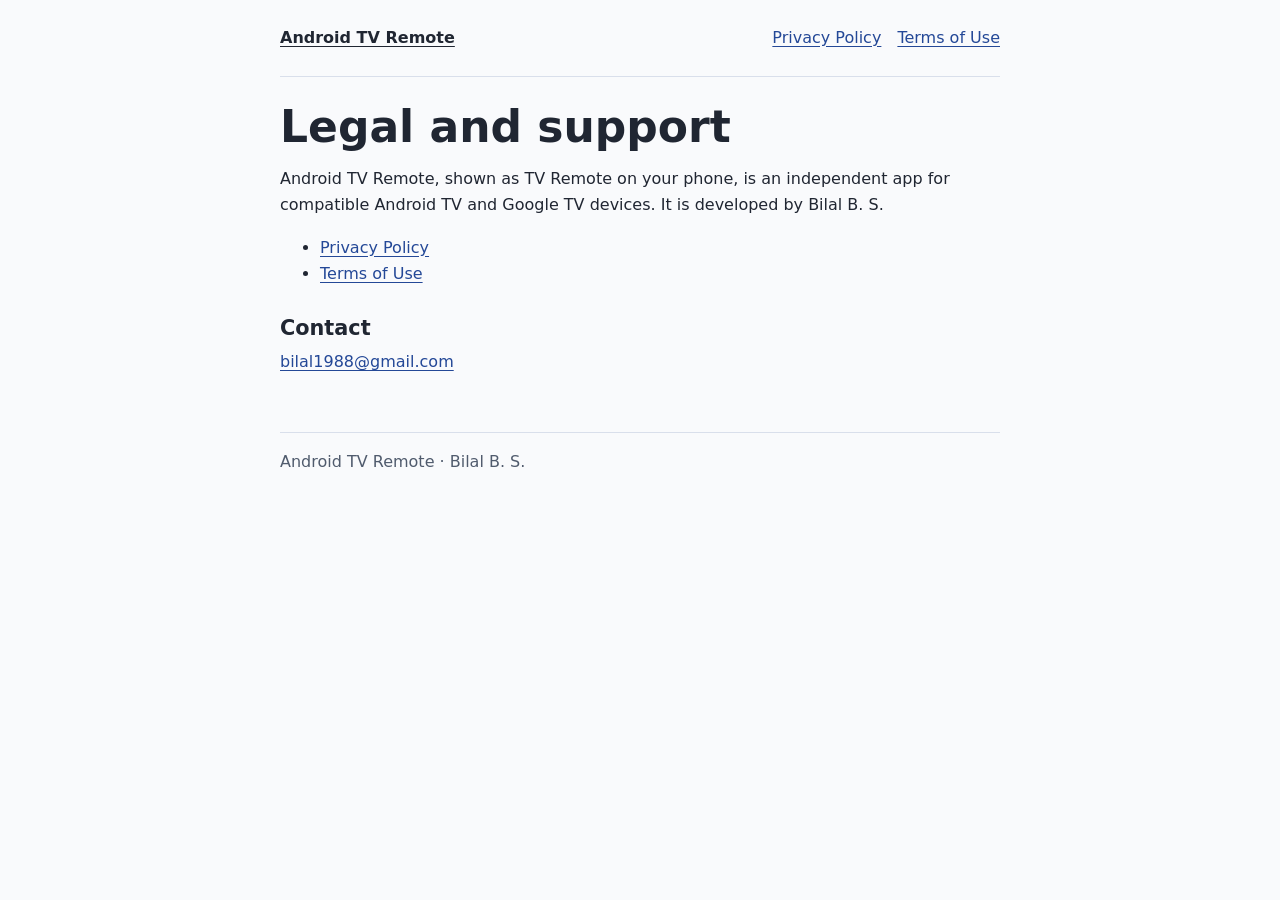
<file: index.html>
<!doctype html>
<html lang="en">
<head>
  <meta charset="utf-8">
  <meta name="viewport" content="width=device-width, initial-scale=1">
  <title>Android TV Remote | Legal and support</title>
  <link rel="stylesheet" href="style.css">
</head>
<body>
  <header>
    <a class="brand" href="./">Android TV Remote</a>
    <nav aria-label="Legal pages"><a href="privacy.html">Privacy Policy</a><a href="terms.html">Terms of Use</a></nav>
  </header>
  <main>
    <h1>Legal and support</h1>
    <p>Android TV Remote, shown as TV Remote on your phone, is an independent app for compatible Android TV and Google TV devices. It is developed by Bilal B. S.</p>
    <ul>
      <li><a href="privacy.html">Privacy Policy</a></li>
      <li><a href="terms.html">Terms of Use</a></li>
    </ul>
    <h2>Contact</h2>
    <p><a href="mailto:bilal1988@gmail.com">bilal1988@gmail.com</a></p>
  </main>
  <footer>Android TV Remote · Bilal B. S.</footer>
</body>
</html>
</file>
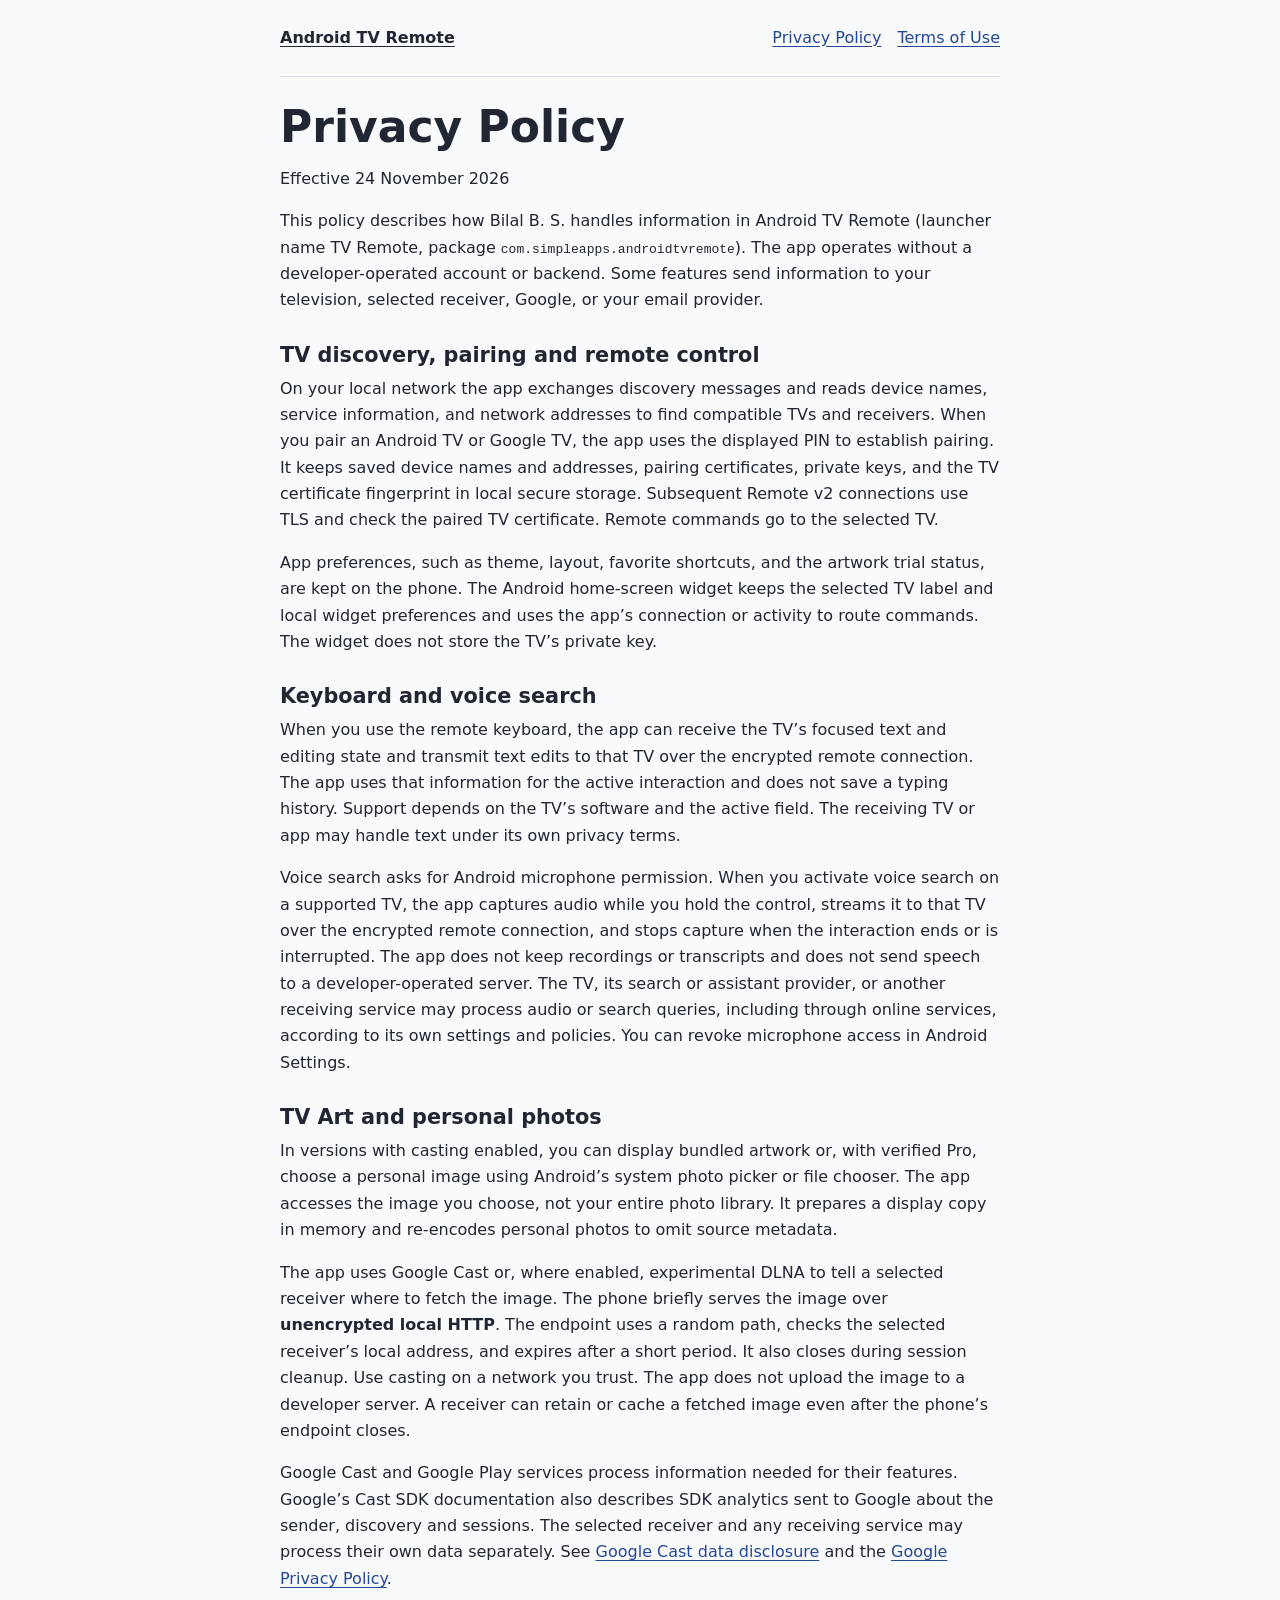
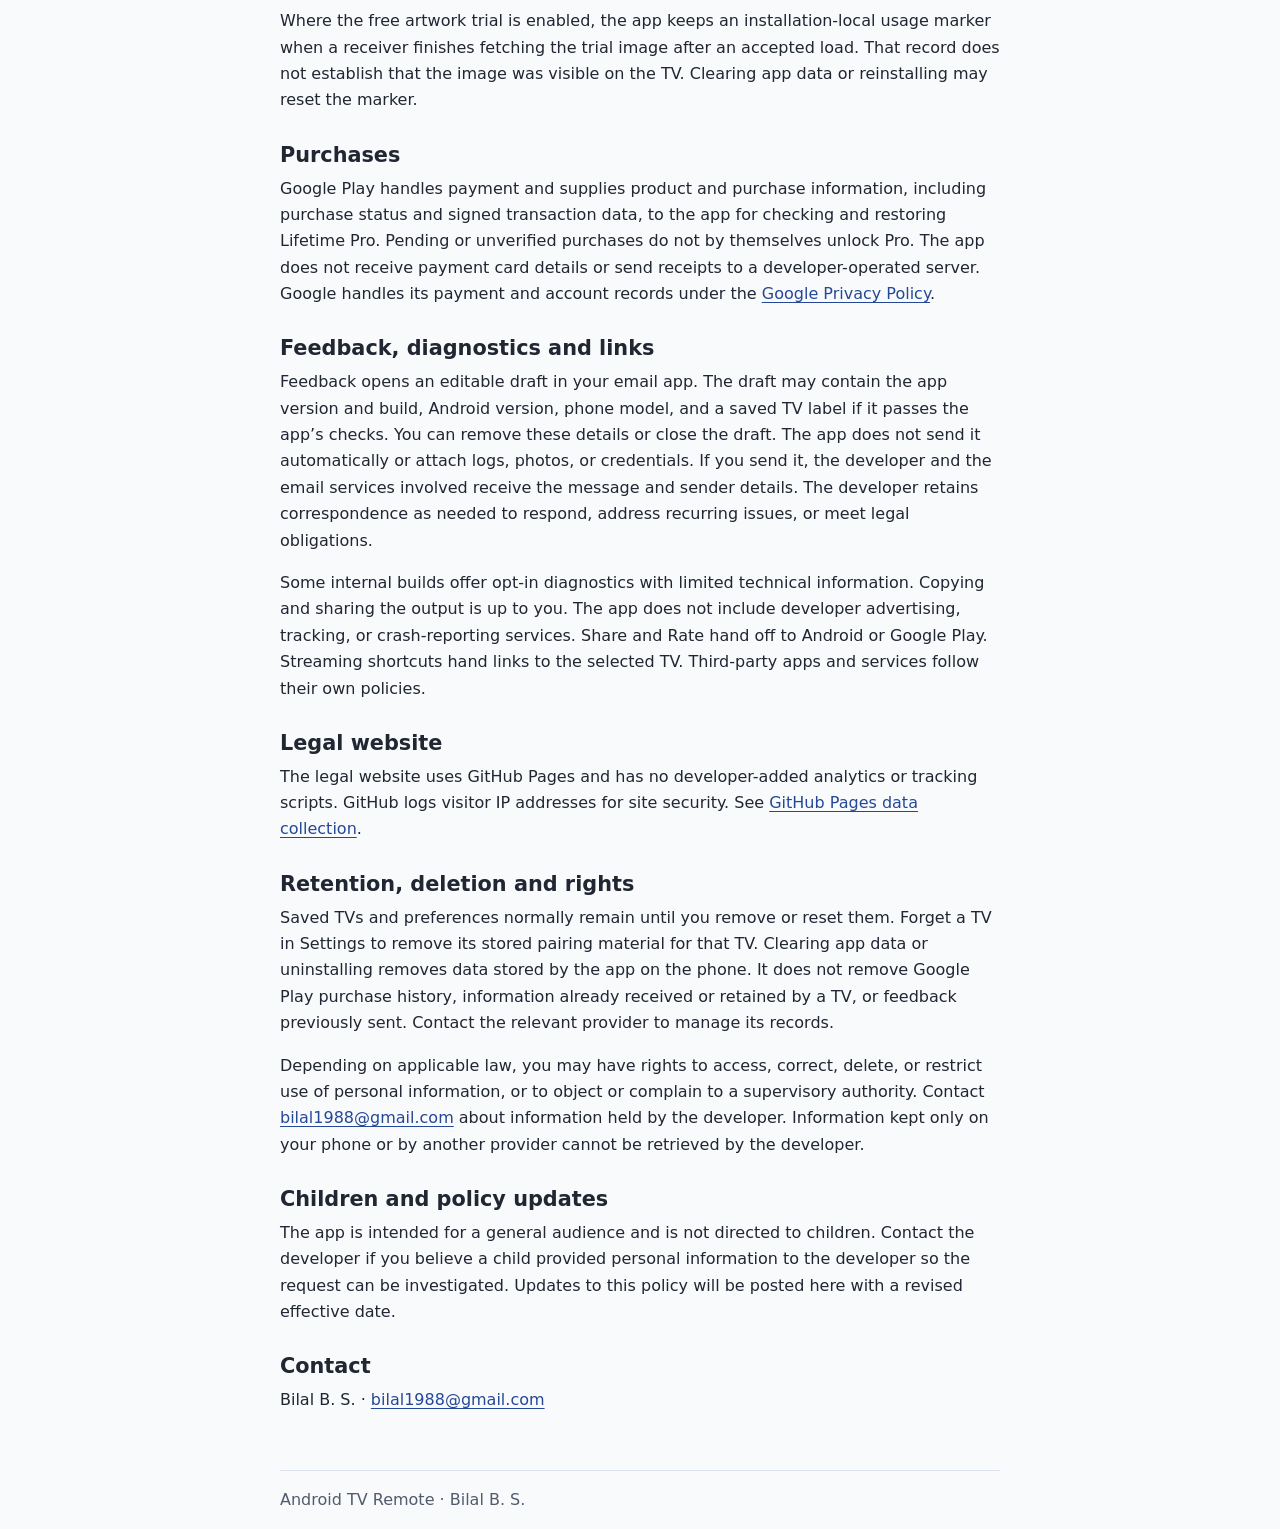
<file: privacy.html>
<!doctype html>
<html lang="en">
<head>
  <meta charset="utf-8">
  <meta name="viewport" content="width=device-width, initial-scale=1">
  <title>Privacy Policy | Android TV Remote</title>
  <link rel="stylesheet" href="style.css">
</head>
<body>
  <header>
    <a class="brand" href="./">Android TV Remote</a>
    <nav aria-label="Legal pages"><a href="privacy.html" aria-current="page">Privacy Policy</a><a href="terms.html">Terms of Use</a></nav>
  </header>
  <main>
    <h1>Privacy Policy</h1>
    <p>Effective 24 November 2026</p>
    <p>This policy describes how Bilal B. S. handles information in Android TV Remote (launcher name TV Remote, package <code>com.simpleapps.androidtvremote</code>). The app operates without a developer-operated account or backend. Some features send information to your television, selected receiver, Google, or your email provider.</p>

    <h2>TV discovery, pairing and remote control</h2>
    <p>On your local network the app exchanges discovery messages and reads device names, service information, and network addresses to find compatible TVs and receivers. When you pair an Android TV or Google TV, the app uses the displayed PIN to establish pairing. It keeps saved device names and addresses, pairing certificates, private keys, and the TV certificate fingerprint in local secure storage. Subsequent Remote v2 connections use TLS and check the paired TV certificate. Remote commands go to the selected TV.</p>
    <p>App preferences, such as theme, layout, favorite shortcuts, and the artwork trial status, are kept on the phone. The Android home-screen widget keeps the selected TV label and local widget preferences and uses the app’s connection or activity to route commands. The widget does not store the TV’s private key.</p>

    <h2>Keyboard and voice search</h2>
    <p>When you use the remote keyboard, the app can receive the TV’s focused text and editing state and transmit text edits to that TV over the encrypted remote connection. The app uses that information for the active interaction and does not save a typing history. Support depends on the TV’s software and the active field. The receiving TV or app may handle text under its own privacy terms.</p>
    <p>Voice search asks for Android microphone permission. When you activate voice search on a supported TV, the app captures audio while you hold the control, streams it to that TV over the encrypted remote connection, and stops capture when the interaction ends or is interrupted. The app does not keep recordings or transcripts and does not send speech to a developer-operated server. The TV, its search or assistant provider, or another receiving service may process audio or search queries, including through online services, according to its own settings and policies. You can revoke microphone access in Android Settings.</p>

    <h2>TV Art and personal photos</h2>
    <p>In versions with casting enabled, you can display bundled artwork or, with verified Pro, choose a personal image using Android’s system photo picker or file chooser. The app accesses the image you choose, not your entire photo library. It prepares a display copy in memory and re-encodes personal photos to omit source metadata.</p>
    <p>The app uses Google Cast or, where enabled, experimental DLNA to tell a selected receiver where to fetch the image. The phone briefly serves the image over <strong>unencrypted local HTTP</strong>. The endpoint uses a random path, checks the selected receiver’s local address, and expires after a short period. It also closes during session cleanup. Use casting on a network you trust. The app does not upload the image to a developer server. A receiver can retain or cache a fetched image even after the phone’s endpoint closes.</p>
    <p>Google Cast and Google Play services process information needed for their features. Google’s Cast SDK documentation also describes SDK analytics sent to Google about the sender, discovery and sessions. The selected receiver and any receiving service may process their own data separately. See <a href="https://developers.google.com/cast/docs/android_sender/data_disclosure">Google Cast data disclosure</a> and the <a href="https://policies.google.com/privacy">Google Privacy Policy</a>.</p>
    <p>Where the free artwork trial is enabled, the app keeps an installation-local usage marker when a receiver finishes fetching the trial image after an accepted load. That record does not establish that the image was visible on the TV. Clearing app data or reinstalling may reset the marker.</p>

    <h2>Purchases</h2>
    <p>Google Play handles payment and supplies product and purchase information, including purchase status and signed transaction data, to the app for checking and restoring Lifetime Pro. Pending or unverified purchases do not by themselves unlock Pro. The app does not receive payment card details or send receipts to a developer-operated server. Google handles its payment and account records under the <a href="https://policies.google.com/privacy">Google Privacy Policy</a>.</p>

    <h2>Feedback, diagnostics and links</h2>
    <p>Feedback opens an editable draft in your email app. The draft may contain the app version and build, Android version, phone model, and a saved TV label if it passes the app’s checks. You can remove these details or close the draft. The app does not send it automatically or attach logs, photos, or credentials. If you send it, the developer and the email services involved receive the message and sender details. The developer retains correspondence as needed to respond, address recurring issues, or meet legal obligations.</p>
    <p>Some internal builds offer opt-in diagnostics with limited technical information. Copying and sharing the output is up to you. The app does not include developer advertising, tracking, or crash-reporting services. Share and Rate hand off to Android or Google Play. Streaming shortcuts hand links to the selected TV. Third-party apps and services follow their own policies.</p>

    <h2>Legal website</h2>
    <p>The legal website uses GitHub Pages and has no developer-added analytics or tracking scripts. GitHub logs visitor IP addresses for site security. See <a href="https://docs.github.com/en/pages/getting-started-with-github-pages/what-is-github-pages#data-collection">GitHub Pages data collection</a>.</p>

    <h2>Retention, deletion and rights</h2>
    <p>Saved TVs and preferences normally remain until you remove or reset them. Forget a TV in Settings to remove its stored pairing material for that TV. Clearing app data or uninstalling removes data stored by the app on the phone. It does not remove Google Play purchase history, information already received or retained by a TV, or feedback previously sent. Contact the relevant provider to manage its records.</p>
    <p>Depending on applicable law, you may have rights to access, correct, delete, or restrict use of personal information, or to object or complain to a supervisory authority. Contact <a href="mailto:bilal1988@gmail.com">bilal1988@gmail.com</a> about information held by the developer. Information kept only on your phone or by another provider cannot be retrieved by the developer.</p>

    <h2>Children and policy updates</h2>
    <p>The app is intended for a general audience and is not directed to children. Contact the developer if you believe a child provided personal information to the developer so the request can be investigated. Updates to this policy will be posted here with a revised effective date.</p>

    <h2>Contact</h2>
    <p>Bilal B. S. · <a href="mailto:bilal1988@gmail.com">bilal1988@gmail.com</a></p>
  </main>
  <footer>Android TV Remote · Bilal B. S.</footer>
</body>
</html>
</file>
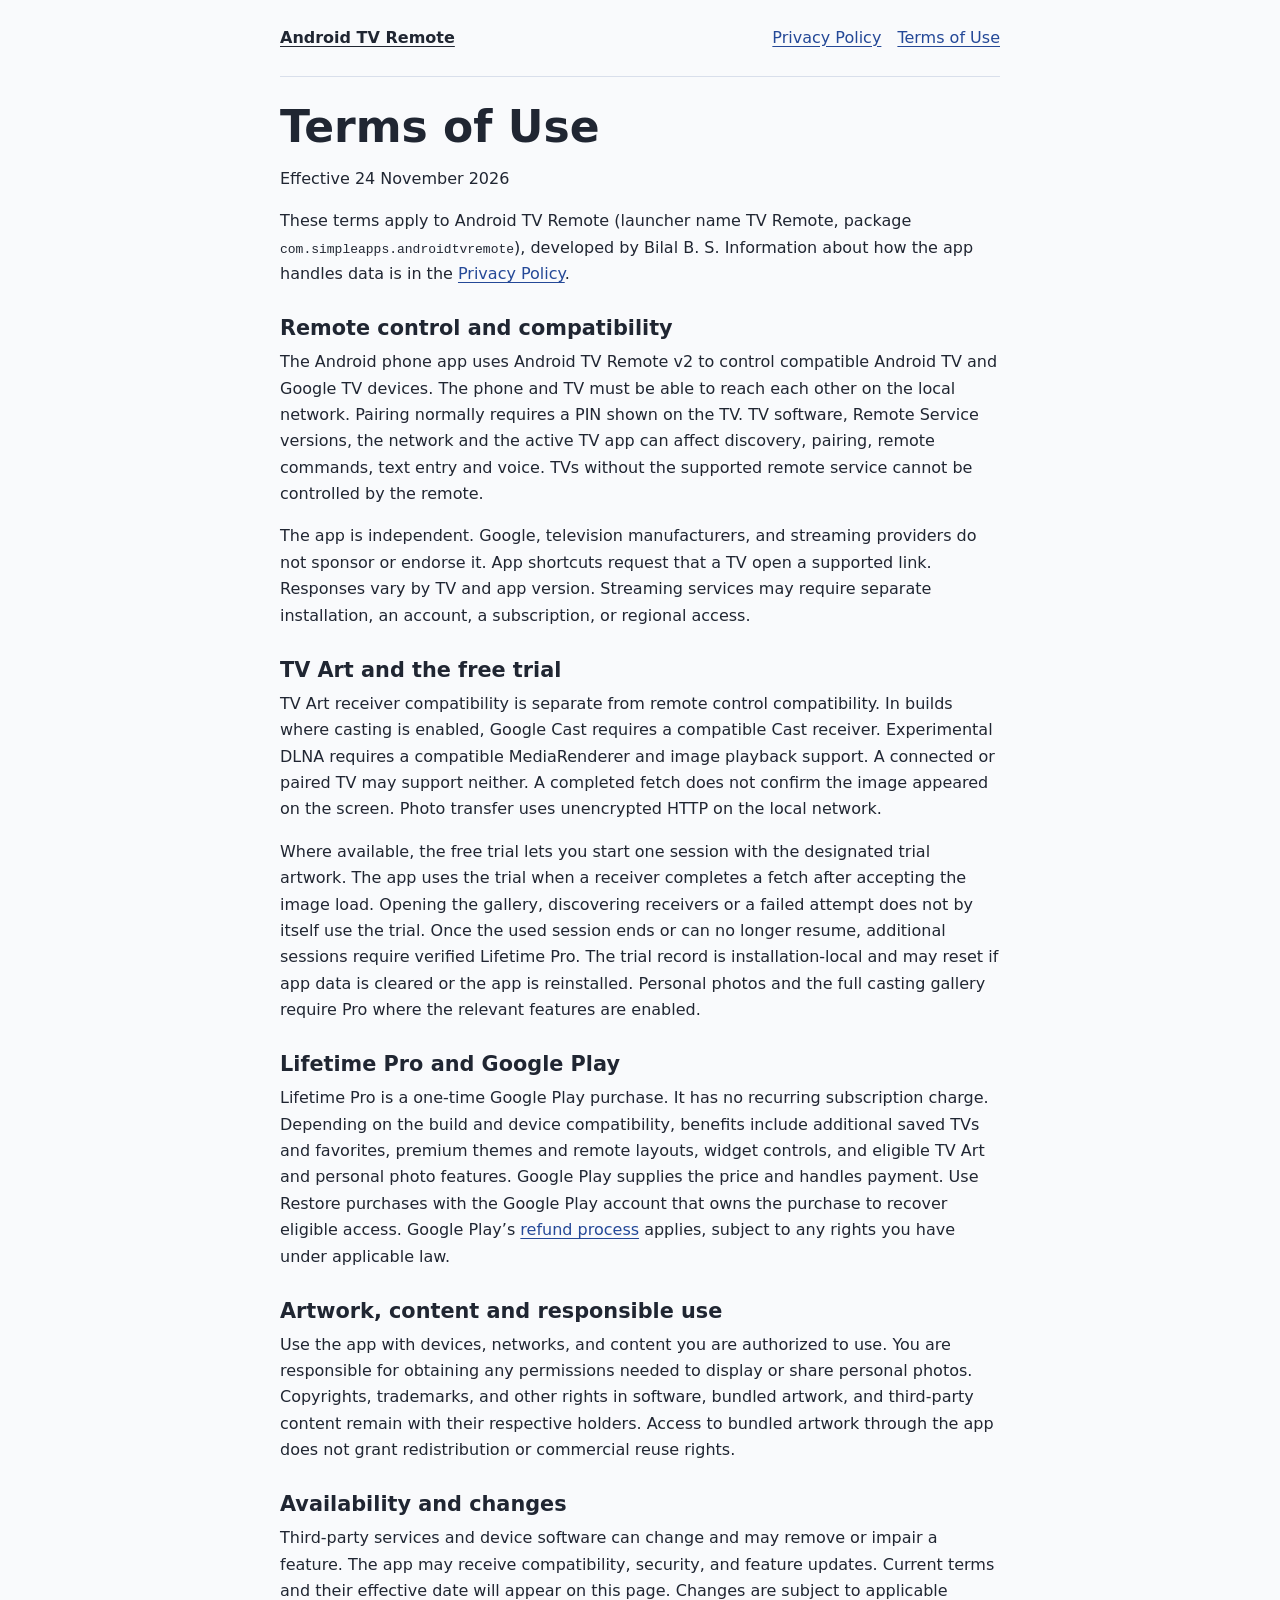
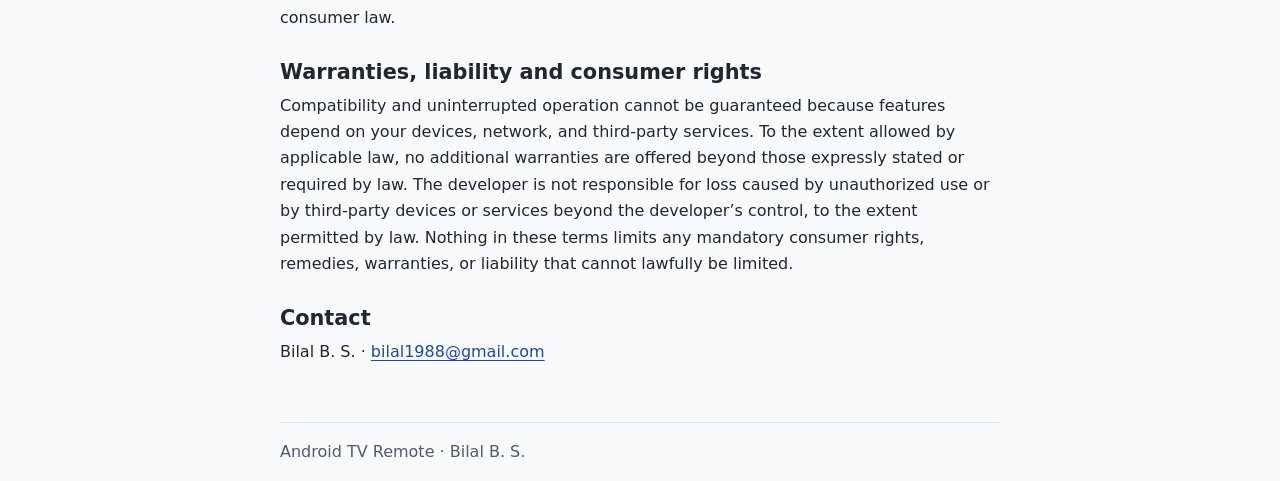
<file: terms.html>
<!doctype html>
<html lang="en">
<head>
  <meta charset="utf-8">
  <meta name="viewport" content="width=device-width, initial-scale=1">
  <title>Terms of Use | Android TV Remote</title>
  <link rel="stylesheet" href="style.css">
</head>
<body>
  <header>
    <a class="brand" href="./">Android TV Remote</a>
    <nav aria-label="Legal pages"><a href="privacy.html">Privacy Policy</a><a href="terms.html" aria-current="page">Terms of Use</a></nav>
  </header>
  <main>
    <h1>Terms of Use</h1>
    <p>Effective 24 November 2026</p>
    <p>These terms apply to Android TV Remote (launcher name TV Remote, package <code>com.simpleapps.androidtvremote</code>), developed by Bilal B. S. Information about how the app handles data is in the <a href="privacy.html">Privacy Policy</a>.</p>

    <h2>Remote control and compatibility</h2>
    <p>The Android phone app uses Android TV Remote v2 to control compatible Android TV and Google TV devices. The phone and TV must be able to reach each other on the local network. Pairing normally requires a PIN shown on the TV. TV software, Remote Service versions, the network and the active TV app can affect discovery, pairing, remote commands, text entry and voice. TVs without the supported remote service cannot be controlled by the remote.</p>
    <p>The app is independent. Google, television manufacturers, and streaming providers do not sponsor or endorse it. App shortcuts request that a TV open a supported link. Responses vary by TV and app version. Streaming services may require separate installation, an account, a subscription, or regional access.</p>

    <h2>TV Art and the free trial</h2>
    <p>TV Art receiver compatibility is separate from remote control compatibility. In builds where casting is enabled, Google Cast requires a compatible Cast receiver. Experimental DLNA requires a compatible MediaRenderer and image playback support. A connected or paired TV may support neither. A completed fetch does not confirm the image appeared on the screen. Photo transfer uses unencrypted HTTP on the local network.</p>
    <p>Where available, the free trial lets you start one session with the designated trial artwork. The app uses the trial when a receiver completes a fetch after accepting the image load. Opening the gallery, discovering receivers or a failed attempt does not by itself use the trial. Once the used session ends or can no longer resume, additional sessions require verified Lifetime Pro. The trial record is installation-local and may reset if app data is cleared or the app is reinstalled. Personal photos and the full casting gallery require Pro where the relevant features are enabled.</p>

    <h2>Lifetime Pro and Google Play</h2>
    <p>Lifetime Pro is a one-time Google Play purchase. It has no recurring subscription charge. Depending on the build and device compatibility, benefits include additional saved TVs and favorites, premium themes and remote layouts, widget controls, and eligible TV Art and personal photo features. Google Play supplies the price and handles payment. Use Restore purchases with the Google Play account that owns the purchase to recover eligible access. Google Play’s <a href="https://support.google.com/googleplay/answer/2479637">refund process</a> applies, subject to any rights you have under applicable law.</p>

    <h2>Artwork, content and responsible use</h2>
    <p>Use the app with devices, networks, and content you are authorized to use. You are responsible for obtaining any permissions needed to display or share personal photos. Copyrights, trademarks, and other rights in software, bundled artwork, and third-party content remain with their respective holders. Access to bundled artwork through the app does not grant redistribution or commercial reuse rights.</p>

    <h2>Availability and changes</h2>
    <p>Third-party services and device software can change and may remove or impair a feature. The app may receive compatibility, security, and feature updates. Current terms and their effective date will appear on this page. Changes are subject to applicable consumer law.</p>

    <h2>Warranties, liability and consumer rights</h2>
    <p>Compatibility and uninterrupted operation cannot be guaranteed because features depend on your devices, network, and third-party services. To the extent allowed by applicable law, no additional warranties are offered beyond those expressly stated or required by law. The developer is not responsible for loss caused by unauthorized use or by third-party devices or services beyond the developer’s control, to the extent permitted by law. Nothing in these terms limits any mandatory consumer rights, remedies, warranties, or liability that cannot lawfully be limited.</p>

    <h2>Contact</h2>
    <p>Bilal B. S. · <a href="mailto:bilal1988@gmail.com">bilal1988@gmail.com</a></p>
  </main>
  <footer>Android TV Remote · Bilal B. S.</footer>
</body>
</html>
</file>
<file: style.css>
:root {
  color-scheme: light dark;
  color: #202632;
  background: #f9fafc;
  font: 100%/1.65 system-ui, sans-serif;
  --link: #244897;
  --muted: #505b6d;
  --rule: #d9dfeb;
}

* { box-sizing: border-box; }
body { max-width: 51rem; margin: auto; padding-inline: clamp(1rem, 5vw, 3rem); overflow-wrap: anywhere; }
header, footer { padding-block: 1rem; }
header { display: flex; flex-wrap: wrap; align-items: baseline; justify-content: space-between; gap: .25rem 1.5rem; border-bottom: 1px solid var(--rule); }
nav { display: flex; flex-wrap: wrap; gap: .1rem 1rem; }
nav a { display: inline-flex; align-items: center; min-height: 2.75rem; }
a { color: var(--link); text-underline-offset: .18em; }
a:focus-visible { outline: 2px solid currentColor; outline-offset: 3px; }
.brand { color: inherit; font-weight: 700; }
main { padding-block: 1.5rem 2.5rem; }
h1, h2 { line-height: 1.2; }
h1 { font-size: clamp(2rem, 5vw, 2.75rem); margin-block: 0 .75rem; }
h2 { font-size: 1.3rem; margin-block: 1.8rem .5rem; }
p, ul { margin-block: .5rem 1rem; }
footer { color: var(--muted); border-top: 1px solid var(--rule); }

@media (prefers-color-scheme: dark) {
  :root { color: #ecf0f8; background: #121722; --link: #afc7ff; --muted: #b9c4d8; --rule: #475268; }
}
</file>
